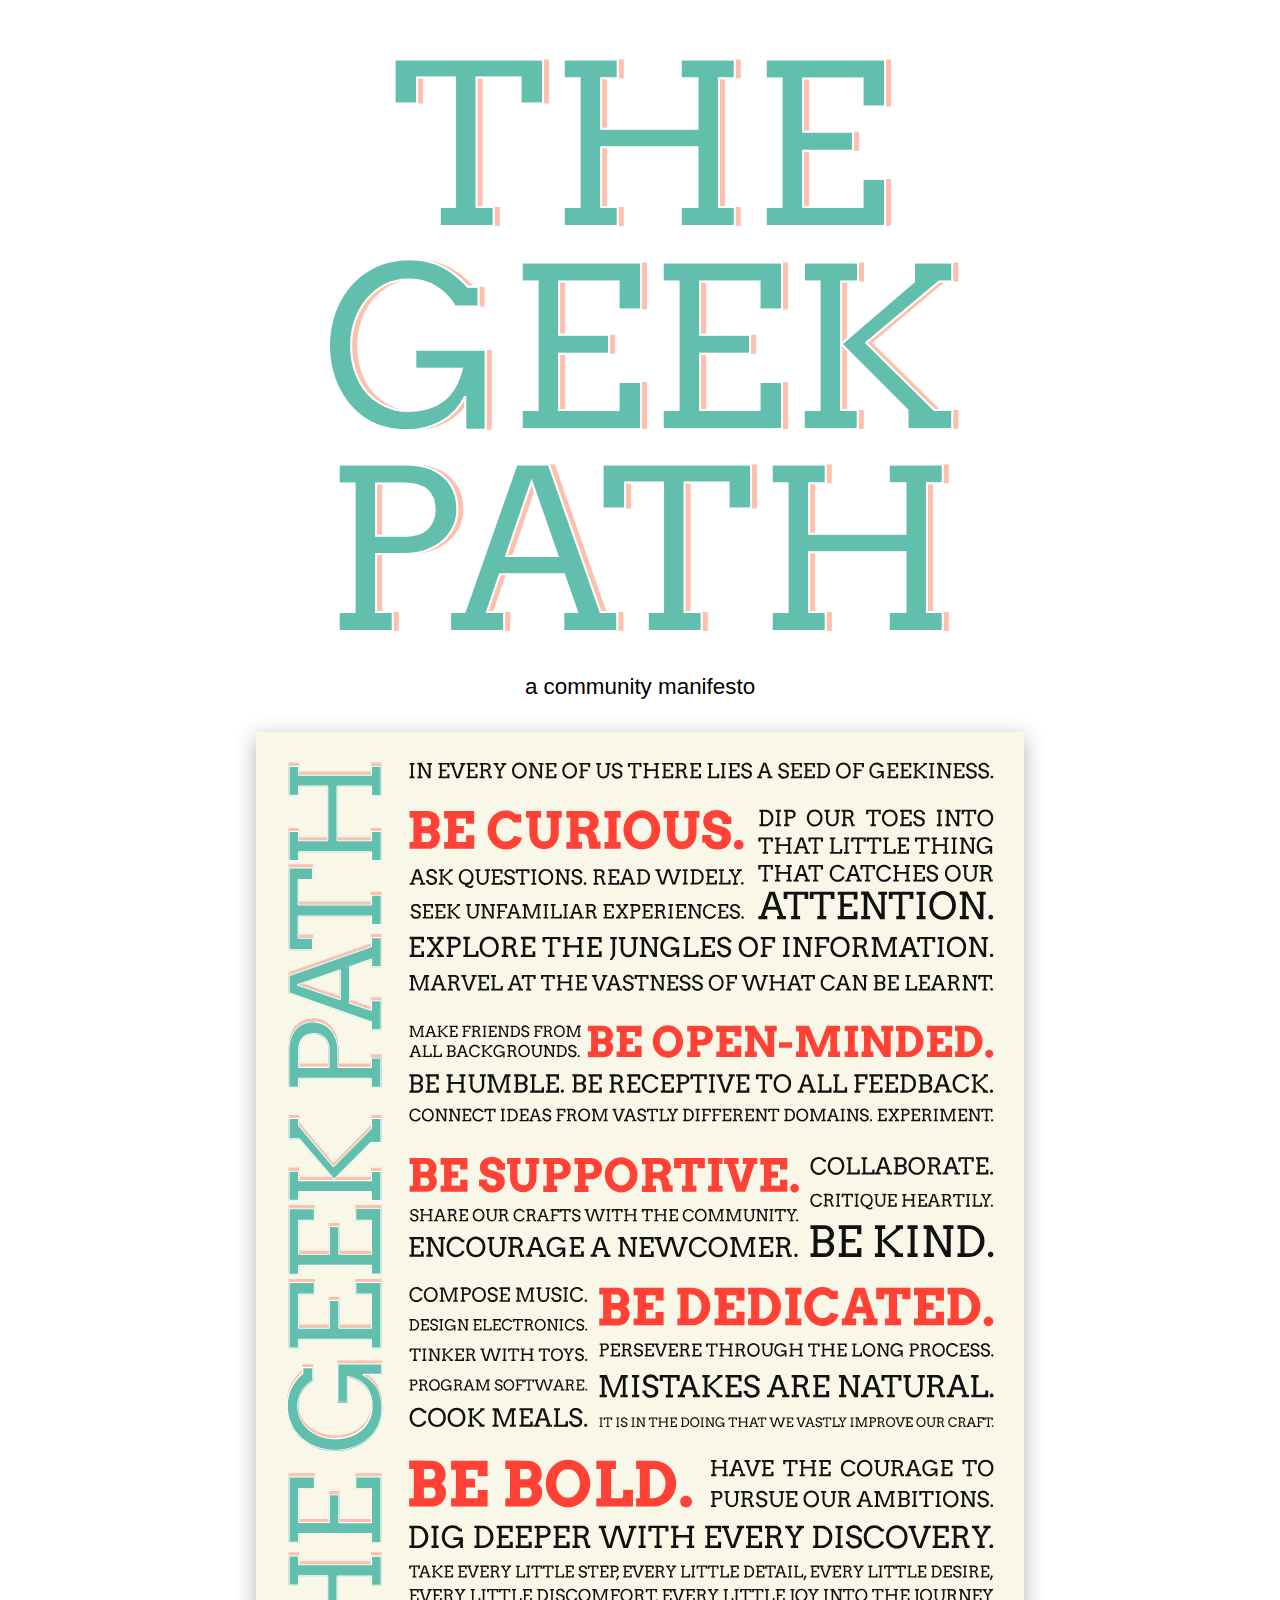
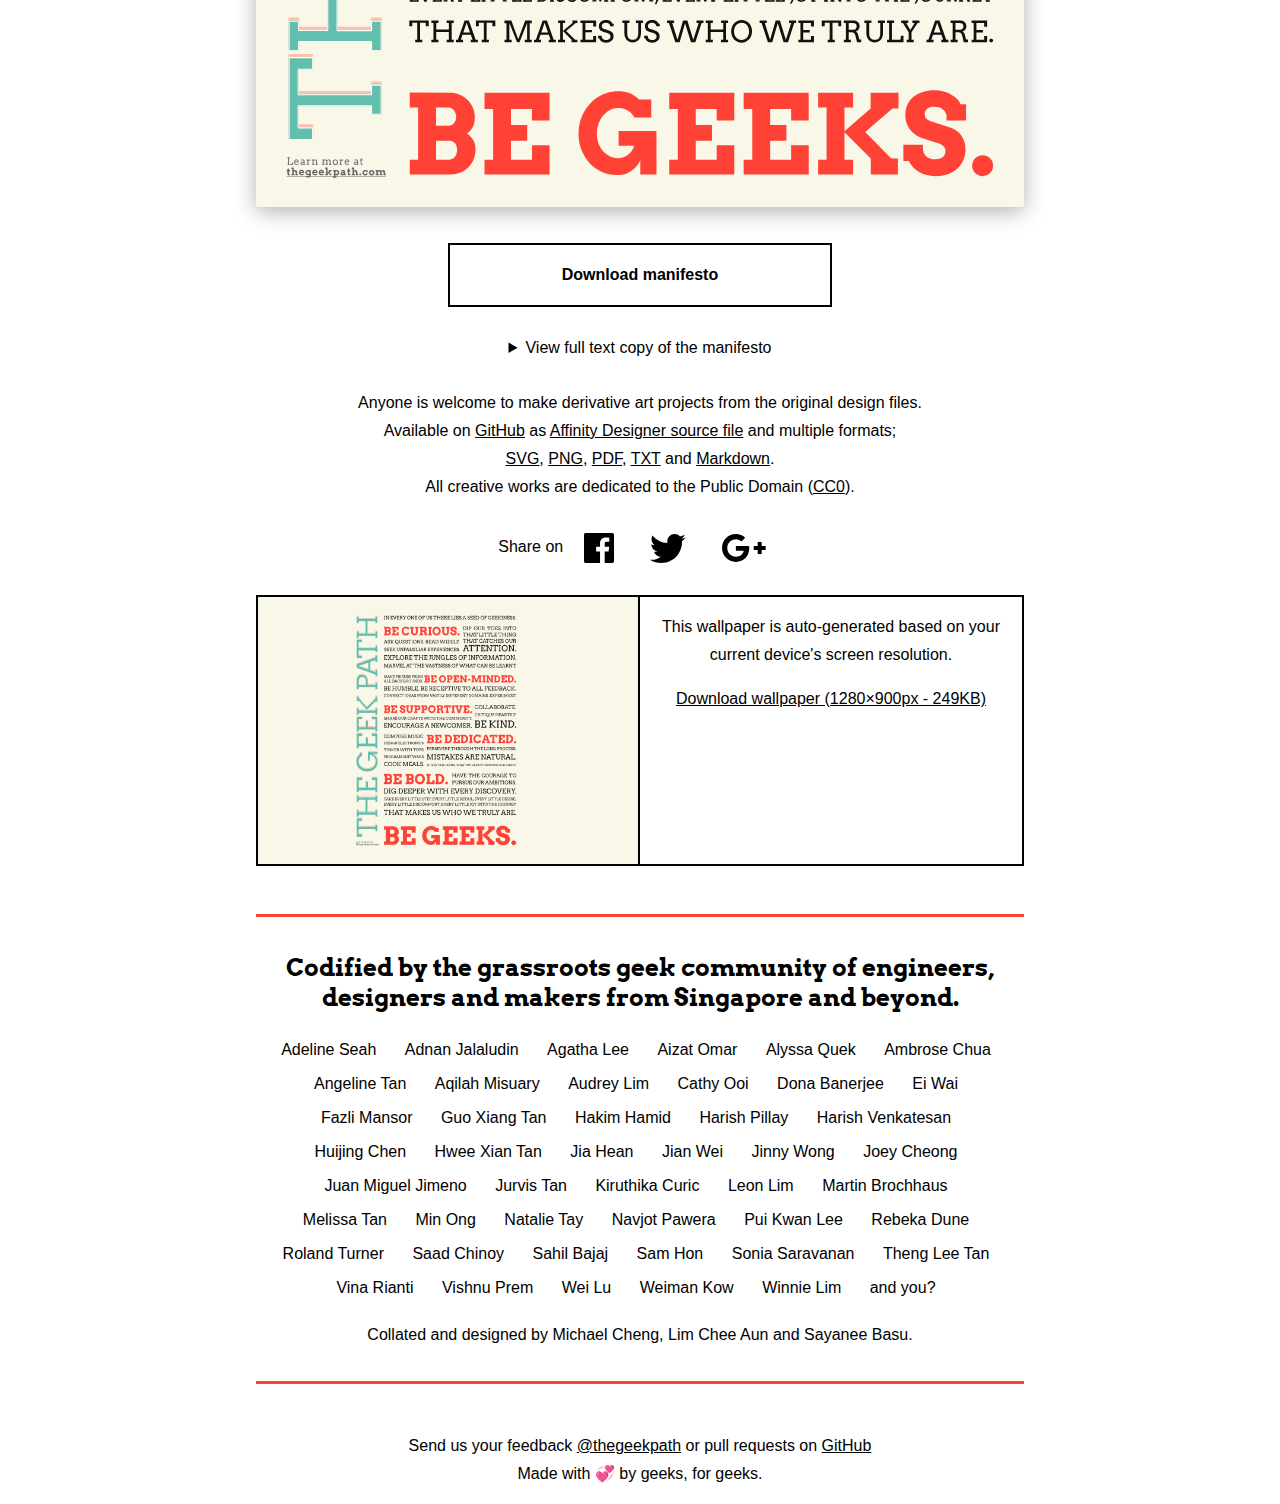
<file: index.html>
<!DOCTYPE html>
<meta charset="utf-8">
<title>The Geek Path</title>
<meta name="viewport" content="width=device-width, initial-scale=1">
<link rel="stylesheet" href="https://fonts.googleapis.com/css?family=Arvo">
<link rel="stylesheet" href="style.css">

<link rel="apple-touch-icon" href="apple-touch-icon.png">
<link rel="icon" href="artwork/favicon.png" type="image/png">

<meta name="description" content="A community manifesto">
<meta name="twitter:title" property="og:title" content="The Geek Path">
<meta name="twitter:url" property="og:url" content="https://thegeekpath.com">
<meta name="twitter:card" content="summary_large_image">
<meta name="twitter:site" content="@thegeekpath">
<meta name="twitter:description" property="og:description" content="A community manifesto">
<meta name="twitter:image" content="https://thegeekpath.com/artwork/thegeekpath.png">
<meta property="og:type" content="website">
<meta property="og:image" content="https://thegeekpath.com/artwork/thegeekpath.png">

<header>
  <h1>The Geek Path</h1>
  <p class="description">a community manifesto</p>
</header>
<main>
  <img width="800" id="poster" src="artwork/thegeekpath.svg" alt="The Geek Path manifesto">
  <p>
    <a href="/artwork/thegeekpath.png" class="download" download="the_geek_path">Download manifesto</a>
  </p>

  <details>
    <summary>View full text copy of the manifesto</summary>
    <div class="text">
      <p>In every one of us there lies a seed of geekiness.</p>

      <p><strong>Be curious.</strong><br>
      Dip our toes into that little thing that catches our attention.<br>
      Ask questions. Read widely.<br>
      Seek unfamiliar experiences. <br>
      Explore the jungles of information.<br>
      Marvel at the vastness of what can be learnt.</p>

      <p><strong>Be open-minded.</strong><br>
      Make friends from all backgrounds. Be humble.<br>
      Be receptive to all feedback.<br>
      Connect ideas from vastly different domains.<br>
      Experiment.</p>

      <p><strong>Be supportive.</strong><br>
      Collaborate. Critique heartily. Be kind.<br>
      Encourage a newcomer.<br>
      Share our crafts with the community.</p>

      <p><strong>Be dedicated.</strong><br>
      Compose music. Design electronics. Tinker with toys. Program software. Cook meals.<br>
      Persevere through the long process.<br>
      Mistakes are natural.<br>
      It is in the doing that we vastly improve our craft.</p>

      <p><strong>Be bold.</strong><br>
      Have the courage to pursue our ambitions. Dig deeper with every discovery.<br>
      Take every little step, every little detail, every little desire, every little discomfort, every little joy into the journey that makes us who we truly are.</p>

      <p><strong>Be geeks.</strong></p>
    </div>
  </details>

  <p>
    Anyone is welcome to make derivative art projects from the original design files.<br>
    Available on <a href="https://github.com/engineersftw/thegeekpath">GitHub</a> as <a href="/artwork/thegeekpath.afdesign">Affinity Designer source file</a> and multiple formats;<br><a href="/artwork/thegeekpath.svg">SVG</a>, <a href="/artwork/thegeekpath.png">PNG</a>, <a href="/artwork/thegeekpath.pdf">PDF</a>, <a href="/artwork/thegeekpath.txt">TXT</a> and <a href="/artwork/thegeekpath.md">Markdown</a>.<br>
    All creative works are dedicated to the Public Domain (<a href="https://creativecommons.org/publicdomain/zero/1.0">CC0</a>).
  </p>

  <p class="social">
    Share on
    <a href="http://www.facebook.com/sharer.php?u=https://thegeekpath.com">
      <svg viewBox="0 0 16 16">
        <title>Facebook</title>
        <path d="M15.117 0H.883C.395 0 0 .395 0 .883v14.234c0 .488.395.883.883.883h7.663V9.804H6.46V7.39h2.086V5.607c0-2.066 1.262-3.19 3.106-3.19.883 0 1.642.064 1.863.094v2.16h-1.28c-1 0-1.195.48-1.195 1.18v1.54h2.39l-.31 2.42h-2.08V16h4.077c.488 0 .883-.395.883-.883V.883C16 .395 15.605 0 15.117 0"/>
      </svg>
    </a>
    <a href="http://twitter.com/intent/tweet?text=The%20Geek%20Path%20https://thegeekpath.com">
      <svg viewBox="0 1 16 13.5">
        <path d="M16 3.038c-.59.26-1.22.437-1.885.517.677-.407 1.198-1.05 1.443-1.816-.634.37-1.337.64-2.085.79-.598-.64-1.45-1.04-2.396-1.04-1.812 0-3.282 1.47-3.282 3.28 0 .26.03.51.085.75-2.728-.13-5.147-1.44-6.766-3.42C.83 2.58.67 3.14.67 3.75c0 1.14.58 2.143 1.46 2.732-.538-.017-1.045-.165-1.487-.41v.04c0 1.59 1.13 2.918 2.633 3.22-.276.074-.566.114-.865.114-.21 0-.41-.02-.61-.058.42 1.304 1.63 2.253 3.07 2.28-1.12.88-2.54 1.404-4.07 1.404-.26 0-.52-.015-.78-.045 1.46.93 3.18 1.474 5.04 1.474 6.04 0 9.34-5 9.34-9.33 0-.14 0-.28-.01-.42.64-.46 1.2-1.04 1.64-1.7z" />
      </svg>
    </a>
    <a href="https://plus.google.com/share?url=https://thegeekpath.com">
      <svg viewBox="0 2.5 16 11">
        <path d="M5.09 7.273v1.745h2.89c-.116.75-.873 2.197-2.887 2.197-1.737 0-3.155-1.44-3.155-3.215S3.353 4.785 5.09 4.785c.99 0 1.652.422 2.03.786l1.382-1.33c-.887-.83-2.037-1.33-3.41-1.33C2.275 2.91 0 5.19 0 8s2.276 5.09 5.09 5.09c2.94 0 4.888-2.065 4.888-4.974 0-.334-.036-.59-.08-.843H5.09zm10.91 0h-1.455V5.818H13.09v1.455h-1.454v1.454h1.455v1.455h1.46V8.727H16"/>
      </svg>
    </a>
  </p>

  <div id="wallpaper-section">
    <canvas id="canvas"></canvas>
    <img id="wallpaper" alt="">
    <p>This wallpaper is auto-generated based on your current device's screen&nbsp;resolution.</p>
    <p><a id="download-wallpaper" download="wallpaper" href="#">Download wallpaper</a></p>
  </div>

  <div class="special-block">
    <h2>Codified by the grassroots geek community of engineers, designers and makers from Singapore and beyond.</h2>

    <ol class="contributors">
      <li>Adeline Seah</li>
      <li>Adnan Jalaludin</li>
      <li><a href="http://greenissuessingapore.blogspot.sg/">Agatha Lee</a></li>
      <li>Aizat Omar</li>
      <li><a href="http://alyssaq.github.io">Alyssa Quek</a></li>
      <li>Ambrose Chua</li>
      <li>Angeline Tan</li>
      <li>Aqilah Misuary</li>
      <li><a href="https://twitter.com/audreylim77">Audrey Lim</a></li>
      <li>Cathy Ooi</li>
      <li>Dona Banerjee</li>
      <li>Ei Wai</li>
      <li>Fazli Mansor</li>
      <li>Guo Xiang Tan</li>
      <li>Hakim Hamid</li>
      <li>Harish Pillay</li>
      <li><a href="http://harishv.me/">Harish Venkatesan</a></li>
      <li><a href="https://www.chenhuijing.com">Huijing Chen</a></li>
      <li><a href="https://twitter.com/hxtan_">Hwee Xian Tan<a></li>
      <li>Jia Hean</li>
      <li><a href="https://twitter.com/madebyjw">Jian Wei</a></li>
      <li><a href="https://twitter.com/shujinh">Jinny Wong</a></li>
      <li>Joey Cheong</li>
      <li>Juan Miguel Jimeno</li>
      <li>Jurvis Tan</li>
      <li>Kiruthika Curic</li>
      <li><a href="https://twitter.com/gylim78">Leon Lim</a></li>
      <li><a href="https://twitter.com/mbrochh">Martin Brochhaus</a></li>
      <li>Melissa Tan</li>
      <li>Min Ong</li>
      <li>Natalie Tay</li>
      <li>Navjot Pawera</li>
      <li>Pui Kwan Lee</li>
      <li>Rebeka Dune</li>
      <li><a href="https://rolandturner.com/">Roland Turner</a></li>
      <li>Saad Chinoy</li>
      <li>Sahil Bajaj</li>
      <li><a href="http://hacksan.com">Sam Hon</a></li>
      <li>Sonia Saravanan</li>
      <li><a href="https://twitter.com/thengleetan">Theng Lee Tan</a></li>
      <li>Vina Rianti</li>
      <li><a href="https://twitter.com/burnflare">Vishnu Prem</a></li>
      <li>Wei Lu</li>
      <li><a href="http://weimankow.com/">Weiman Kow</a></li>
      <li>Winnie Lim</li>
      <li><a href="https://github.com/engineersftw/thegeekpath/blob/master/.github/CONTRIBUTING.md">and you?</a></li>
    </ol>

    <p>Collated and designed by <a href="https://twitter.com/coderkungfu">Michael Cheng</a>, <a href="https://cheeaun.com/">Lim Chee Aun</a> and <a href="https://sayan.ee">Sayanee Basu</a>.</p>
  </div>
</main>

<footer>
  <p>
    Send us your feedback <a href="https://twitter.com/thegeekpath">@thegeekpath</a> or pull requests on <a href="https://github.com/engineersftw/thegeekpath/issues">GitHub</a><br>
    Made with 💞 by geeks, for geeks.
  </p>
</footer>

<script>
var renderWallpaper = function(width, height){
  var dpr = window.devicePixelRatio || 1;
  var padding = 40;

  var canvas = document.getElementById('canvas');
  var wallpaper = document.getElementById('wallpaper');
  var link = document.getElementById('download-wallpaper');

  canvas.width = width * dpr;
  canvas.height = height * dpr;

  var ctx = canvas.getContext('2d');
  ctx.fillStyle = '#F9F7E8';
  ctx.fillRect(0, 0, canvas.width, canvas.height);

  var img = document.getElementById('poster');
  img.onload = function() {
    var max = Math.min(canvas.width, canvas.height);
    if (canvas.width/canvas.height >= img.width/img.height){
      var h = canvas.height - padding*2;
      var w = img.width/img.height*(h);
      ctx.drawImage(img, (canvas.width-w)/2 - padding, padding, w, h);
    } else {
      var w = canvas.width - padding*2;
      var h = img.height/img.width*(w);
      ctx.drawImage(img, padding, (canvas.height-h)/2 - padding, w, h);
    }

    var dataURL = canvas.toDataURL();
    wallpaper.src = link.href = dataURL;
    link.setAttribute('data-dimensions', Math.round(width*dpr) + '×' + Math.round(height*dpr) + 'px - ' + Math.round((dataURL.length*3/4)/1000) + 'KB');
  }
  if (img.naturalWidth) setTimeout(img.onload, 100);
}

var screenWidth = screen.width, screenHeight = screen.height;
renderWallpaper(screenWidth, screenHeight);
window.onresize = function(){
  if (screen.width == screenWidth && screen.height == screenHeight) return;
  screenWidth = screen.width;
  screenHeight = screen.height
  renderWallpaper(screenWidth, screenHeight);
};
</script>

<script>
  window.ga=function(){ga.q.push(arguments)};ga.q=[];ga.l=+new Date;
    ga('create','UA-91412746-1','auto');ga('send','pageview')
</script>
<script src="https://www.google-analytics.com/analytics.js" async defer></script>
</file>
<file: style.css>
*{
  box-sizing: border-box;
}

body {
  font-family: -apple-system, BlinkMacSystemFont, "Segoe UI", Helvetica, Arial, sans-serif, "Apple Color Emoji", "Segoe UI Emoji", "Segoe UI Symbol";
  color: #000;
  text-align: center;
  cursor: default;
  padding: 0;
  margin: 0;
}

p{
  line-height: 1.75em;
}

a {
  color: #000;
  text-decoration: underline;
}

a:hover{
  color: #FF4136;
}

header, main, footer{
  padding: 0 1em;
  max-width: 800px;
  margin: auto;
}

h1, h2{
  font-family: Arvo, sans-serif;
}

h1 {
  text-transform: uppercase;
  font-weight: normal;
  color: #62BFAD;
  font-size: 25vw;
  margin: .2em 0 0;
  -webkit-text-stroke: 2px #fff;
  text-shadow: #FFBFAD 6px 0 0;
  line-height: .9;
  word-spacing: 999em; /* Break every word */
}

@media only screen and (min-width: 700px) {
  h1 {
    font-size: 25vh;
  }
}

details {
  margin: 1em 0;
}

summary {
  padding: 1em 0;
}

p.description {
  margin: 1em 0 0;
  font-size: 1.4em;
  line-height: 1.1em;
}

#poster{
  max-width: 100%;
  margin: 2em 0 0;
  background: #f9f7e8;
  box-shadow: 0px 5px 20px rgba(0,0,0,.3);
}

#canvas{
  visibility: hidden;
  position: absolute;
  width: 0;
  height: 0;
  pointer-events: none;
}

#wallpaper-section{
  display: block;
  border: 2px solid #000;
  overflow: auto;
}

#wallpaper-section p{
  margin-left: 1em;
  margin-right: 1em;
}

#wallpaper{
  max-width: 100%;
  border-bottom: 2px solid #000;
}

@media only screen and (min-width: 700px) {
  #wallpaper{
    float: left;
    width: 50%;
    margin-right: 1em;
    border-bottom: 0;
    border-right: 2px solid #000;
  }
}

#download-wallpaper:after{
  content: ' (' attr(data-dimensions) ')';
}

.text {
  background: #f9f7e8;
  padding: .5em 1em;
  text-align: left;
  max-width: 30em;
  margin: auto;
}

.download {
  font-weight: bold;
  padding: 1em;
  min-width: 50%;
  text-decoration: none;
  display: inline-block;
  margin: 1em auto 0;
  border: 2px solid #000;
}

.download:hover,
.download:active{
  background-color: #000;
  color: #fff;
}

.social a{
  display: inline-block;
  vertical-align: middle;
  padding: 1em;
  text-decoration: none;
}

.social a:hover,
.social a:hover svg{
  fill: currentColor;
}

.social svg{
  fill: currentColor;
  vertical-align: middle;
  height: 30px;
}

.special-block{
  border-top: 3px solid #FF4136;
  border-bottom: 3px solid #FF4136;
  padding: 1em;
  margin: 3em 0;
}

.special-block a{
  text-decoration: none;
}

.contributors {
  padding: 0;
  margin: 0;
}

.contributors li {
  display: inline-block;
  margin: .5em 1em .5em .5em;
}
</file>
